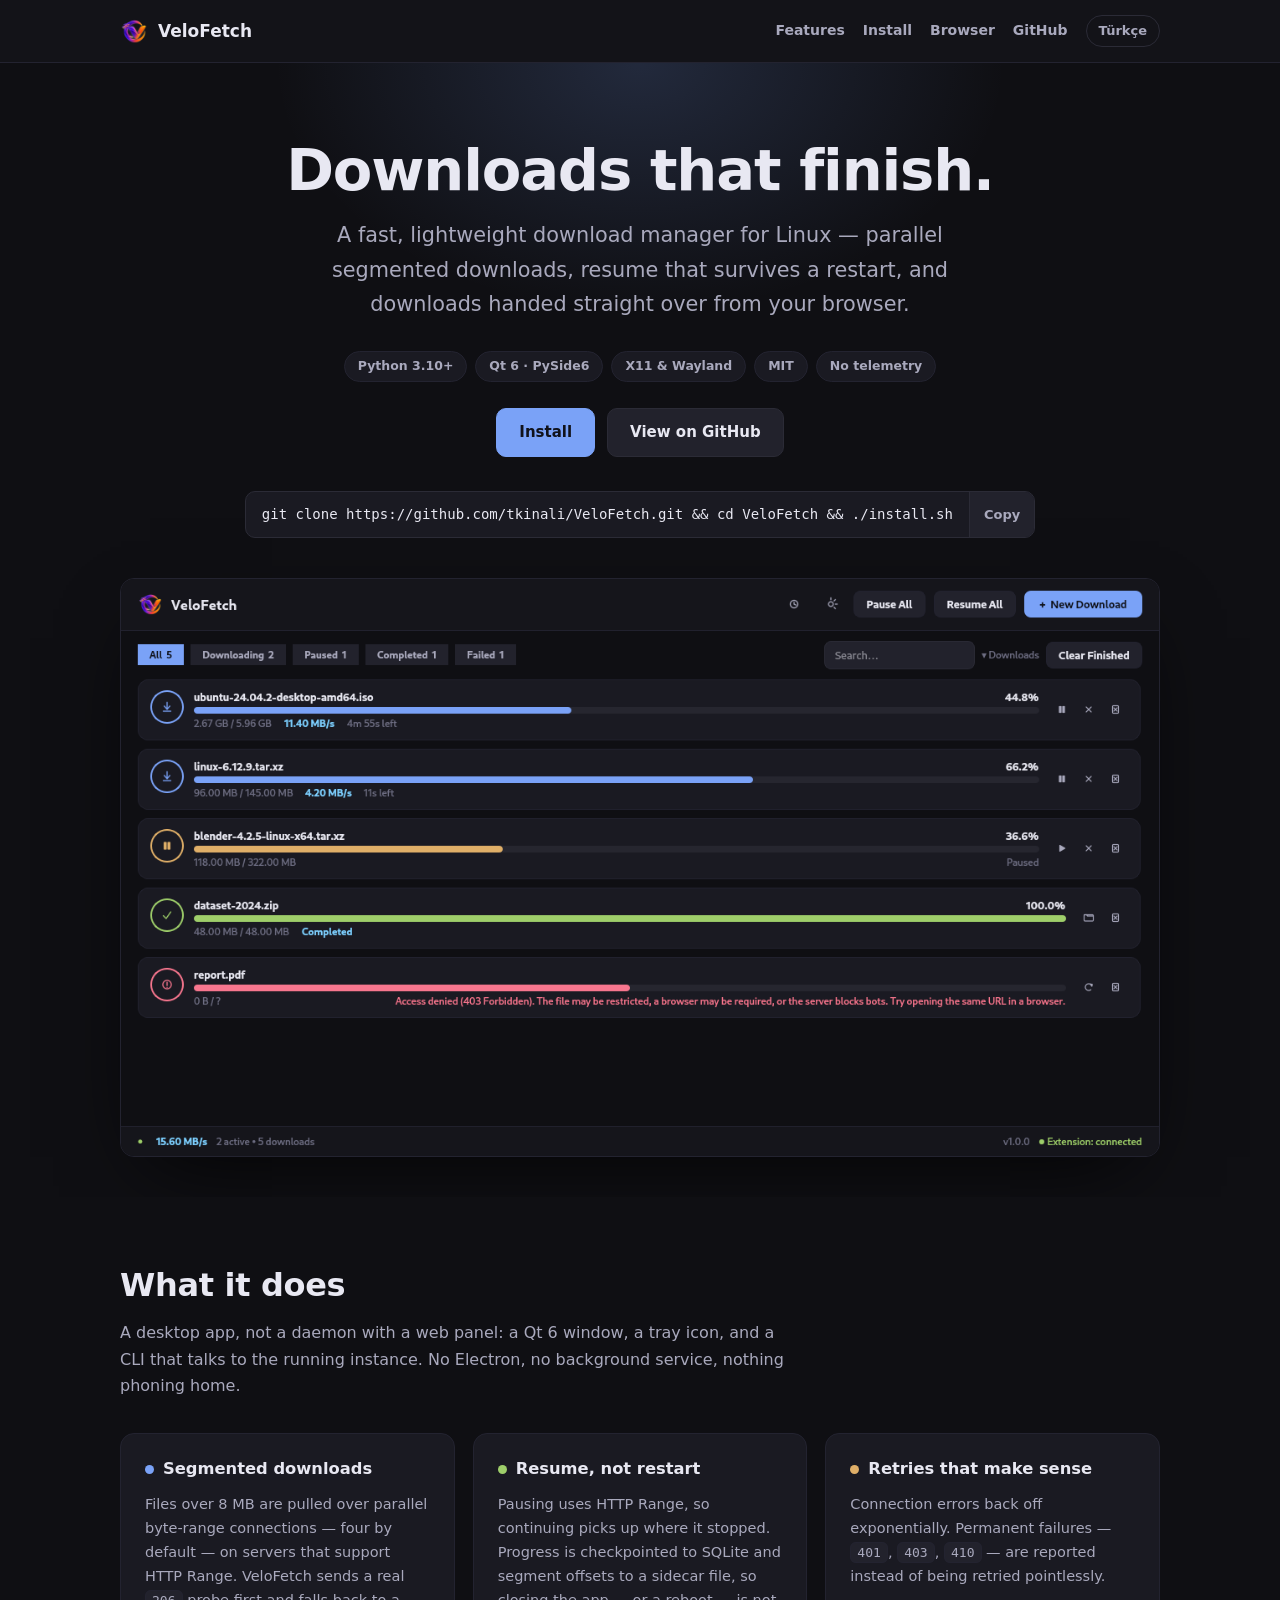
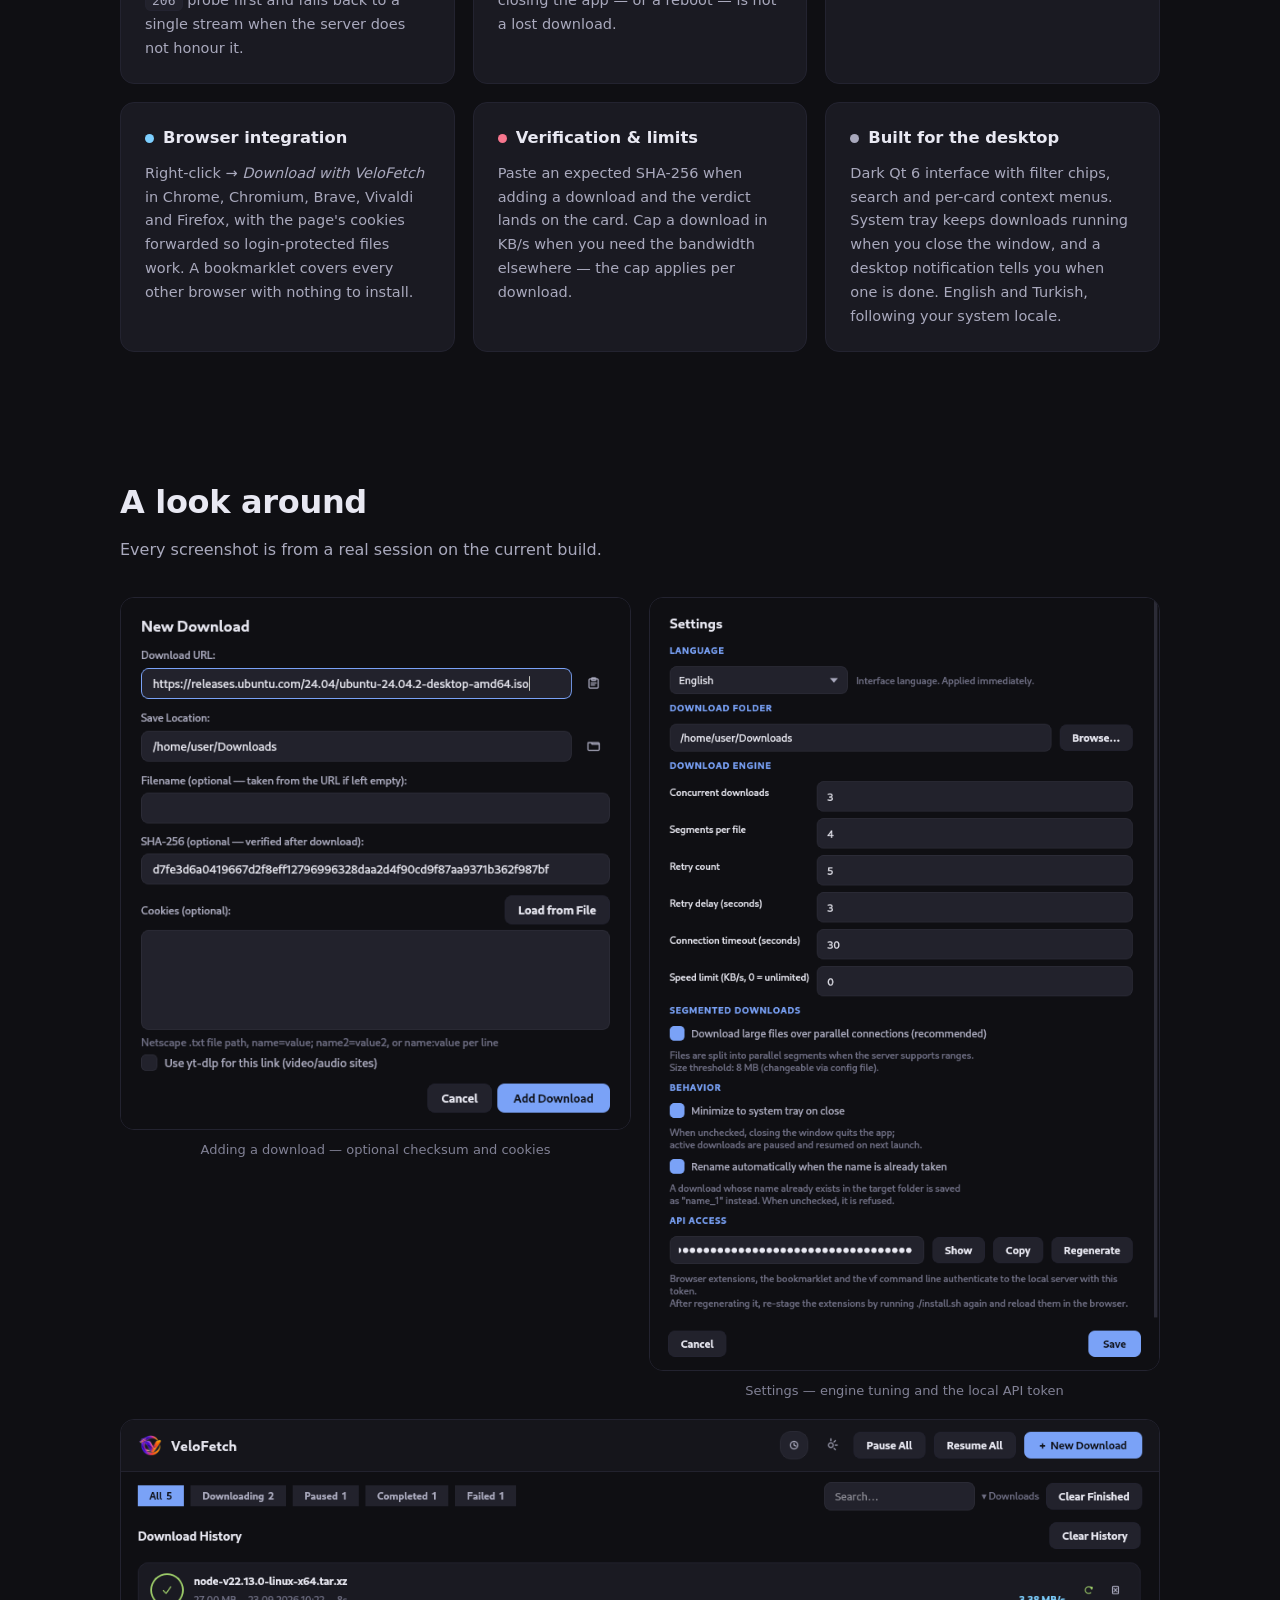
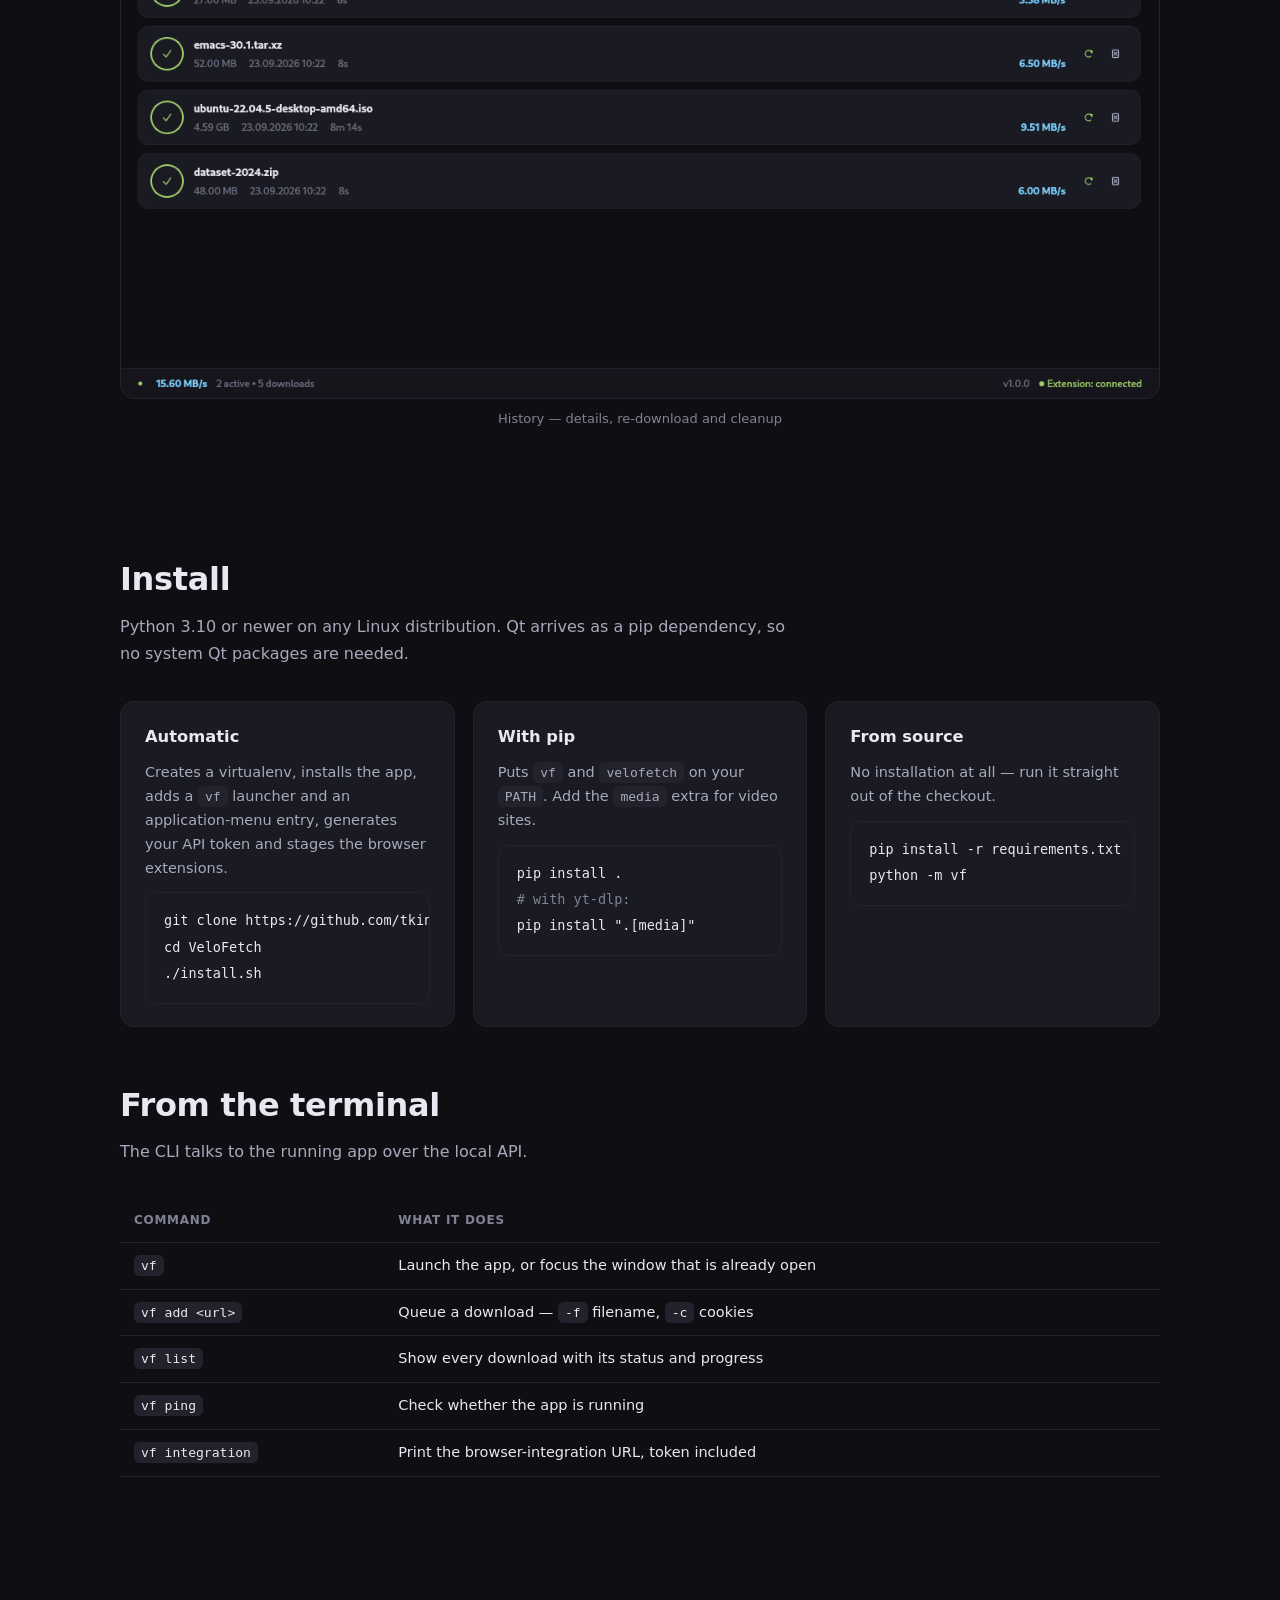
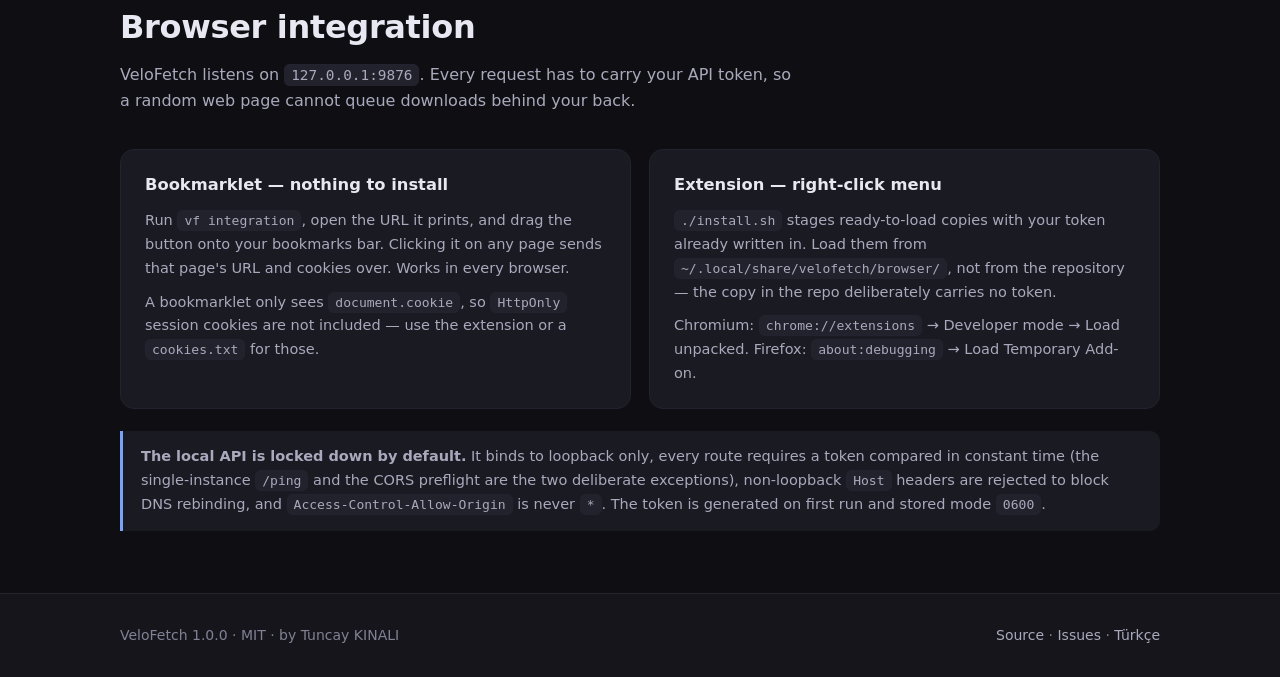
<file: docs/index.html>
<!doctype html>
<html lang="en">
<head>
<meta charset="utf-8">
<meta name="viewport" content="width=device-width, initial-scale=1">
<title>VeloFetch — a fast download manager for Linux</title>
<meta name="description" content="VeloFetch is a fast, lightweight download manager for Linux: segmented parallel downloads, pause and resume, cookie-aware browser integration and a CLI. Built with Python and Qt 6.">
<link rel="icon" href="icon.png" type="image/png">
<link rel="canonical" href="https://tkinali.github.io/VeloFetch/">
<meta property="og:title" content="VeloFetch — a fast download manager for Linux">
<meta property="og:description" content="Segmented parallel downloads, resume across restarts, and browser integration. Python + Qt 6, MIT licensed.">
<meta property="og:image" content="https://tkinali.github.io/VeloFetch/screenshots/main-window.png">
<meta property="og:url" content="https://tkinali.github.io/VeloFetch/">
<meta property="og:type" content="website">
<meta name="twitter:card" content="summary_large_image">
<link rel="alternate" hreflang="en" href="https://tkinali.github.io/VeloFetch/">
<link rel="alternate" hreflang="tr" href="https://tkinali.github.io/VeloFetch/tr.html">
<link rel="alternate" hreflang="x-default" href="https://tkinali.github.io/VeloFetch/">
<link rel="stylesheet" href="style.css">
</head>
<body>

<a class="skip" href="#content">Skip to content</a>

<header>
  <div class="wrap">
    <a class="brand" href="./"><img src="icon.png" width="28" height="28" alt="">VeloFetch</a>
    <nav>
      <a href="#features">Features</a>
      <a href="#install" class="hide-sm">Install</a>
      <a href="#browser" class="hide-sm">Browser</a>
      <a href="https://github.com/tkinali/VeloFetch">GitHub</a>
      <a class="lang" href="tr.html">Türkçe</a>
    </nav>
  </div>
</header>

<main id="content">

<div class="hero">
  <div class="wrap">
    <h1>Downloads that finish.</h1>
    <p class="tagline">
      A fast, lightweight download manager for Linux — parallel segmented downloads,
      resume that survives a restart, and downloads handed straight over from your browser.
    </p>

    <div class="badges">
      <span class="badge">Python 3.10+</span>
      <span class="badge">Qt 6 · PySide6</span>
      <span class="badge">X11 &amp; Wayland</span>
      <span class="badge">MIT</span>
      <span class="badge">No telemetry</span>
    </div>

    <div class="cta">
      <a class="btn btn-primary" href="#install">Install</a>
      <a class="btn" href="https://github.com/tkinali/VeloFetch">View on GitHub</a>
    </div>

    <div class="install-line">
      <code id="cmd">git clone https://github.com/tkinali/VeloFetch.git &amp;&amp; cd VeloFetch &amp;&amp; ./install.sh</code>
      <button class="copy" type="button" data-copy="#cmd" data-done="Copied" data-fail="Selected">Copy</button>
    </div>

    <img class="shot" src="screenshots/main-window.png" width="1240" height="690" alt="The VeloFetch main window, with five downloads in different states">
  </div>
</div>

<section id="features">
  <div class="wrap">
    <h2>What it does</h2>
    <p class="section-sub">
      A desktop app, not a daemon with a web panel: a Qt 6 window, a tray icon, and a CLI that talks
      to the running instance. No Electron, no background service, nothing phoning home.
    </p>

    <div class="grid">
      <div class="card">
        <h3><span class="dot" aria-hidden="true" style="background:#7aa2f7"></span>Segmented downloads</h3>
        <p>
          Files over 8 MB are pulled over parallel byte-range connections — four by default — on
          servers that support HTTP Range. VeloFetch sends a real <code>206</code> probe first and falls back to a
          single stream when the server does not honour it.
        </p>
      </div>

      <div class="card">
        <h3><span class="dot" aria-hidden="true" style="background:#9ece6a"></span>Resume, not restart</h3>
        <p>
          Pausing uses HTTP Range, so continuing picks up where it stopped. Progress is checkpointed
          to SQLite and segment offsets to a sidecar file, so closing the app — or a reboot — is not a
          lost download.
        </p>
      </div>

      <div class="card">
        <h3><span class="dot" aria-hidden="true" style="background:#e0af68"></span>Retries that make sense</h3>
        <p>
          Connection errors back off exponentially. Permanent failures — <code>401</code>,
          <code>403</code>, <code>410</code> — are reported instead of being retried pointlessly.
        </p>
      </div>

      <div class="card">
        <h3><span class="dot" aria-hidden="true" style="background:#7dcfff"></span>Browser integration</h3>
        <p>
          Right-click → <em>Download with VeloFetch</em> in Chrome, Chromium, Brave, Vivaldi and
          Firefox, with the page's cookies forwarded so login-protected files work. A bookmarklet
          covers every other browser with nothing to install.
        </p>
      </div>

      <div class="card">
        <h3><span class="dot" aria-hidden="true" style="background:#f7768e"></span>Verification &amp; limits</h3>
        <p>
          Paste an expected SHA-256 when adding a download and the verdict lands on the card. Cap a
          download in KB/s when you need the bandwidth elsewhere — the cap applies per download.
        </p>
      </div>

      <div class="card">
        <h3><span class="dot" aria-hidden="true" style="background:#a9a9bd"></span>Built for the desktop</h3>
        <p>
          Dark Qt 6 interface with filter chips, search and per-card context menus. System tray keeps
          downloads running when you close the window, and a desktop notification tells you when one
          is done. English and Turkish, following your system locale.
        </p>
      </div>
    </div>
  </div>
</section>

<section id="screenshots">
  <div class="wrap">
    <h2>A look around</h2>
    <p class="section-sub">Every screenshot is from a real session on the current build.</p>

    <div class="shots-grid">
      <figure>
        <img class="shot" src="screenshots/add-dialog.png" width="560" height="584" loading="lazy" decoding="async" alt="The add-download dialog, with URL, save location, filename, SHA-256 and cookie fields">
        <figcaption>Adding a download — optional checksum and cookies</figcaption>
      </figure>
      <figure>
        <img class="shot" src="screenshots/settings.png" width="620" height="940" loading="lazy" decoding="async" alt="The settings window showing language, folder, engine, segmented, behaviour and API sections">
        <figcaption>Settings — engine tuning and the local API token</figcaption>
      </figure>
    </div>

    <figure style="margin:18px 0 0">
      <img class="shot" src="screenshots/history.png" width="1240" height="690" loading="lazy" decoding="async" alt="The download history page listing four completed downloads with size, date, duration and average speed">
      <figcaption>History — details, re-download and cleanup</figcaption>
    </figure>
  </div>
</section>

<section id="install">
  <div class="wrap">
    <h2>Install</h2>
    <p class="section-sub">
      Python 3.10 or newer on any Linux distribution. Qt arrives as a pip dependency, so no system Qt
      packages are needed.
    </p>

    <div class="grid">
      <div class="card">
        <h3>Automatic</h3>
        <p>Creates a virtualenv, installs the app, adds a <code>vf</code> launcher and an application-menu entry, generates your API token and stages the browser extensions.</p>
<pre><code>git clone https://github.com/tkinali/VeloFetch.git
cd VeloFetch
./install.sh</code></pre>
      </div>

      <div class="card">
        <h3>With pip</h3>
        <p>Puts <code>vf</code> and <code>velofetch</code> on your <code>PATH</code>. Add the <code>media</code> extra for video sites.</p>
<pre><code>pip install .
<span class="tok-comment"># with yt-dlp:</span>
pip install ".[media]"</code></pre>
      </div>

      <div class="card">
        <h3>From source</h3>
        <p>No installation at all — run it straight out of the checkout.</p>
<pre><code>pip install -r requirements.txt
python -m vf</code></pre>
      </div>
    </div>

    <h2 style="margin-top:52px">From the terminal</h2>
    <p class="section-sub">The CLI talks to the running app over the local API.</p>
    <table>
      <thead><tr><th>Command</th><th>What it does</th></tr></thead>
      <tbody>
        <tr><td><code>vf</code></td><td>Launch the app, or focus the window that is already open</td></tr>
        <tr><td><code>vf add &lt;url&gt;</code></td><td>Queue a download — <code>-f</code> filename, <code>-c</code> cookies</td></tr>
        <tr><td><code>vf list</code></td><td>Show every download with its status and progress</td></tr>
        <tr><td><code>vf ping</code></td><td>Check whether the app is running</td></tr>
        <tr><td><code>vf integration</code></td><td>Print the browser-integration URL, token included</td></tr>
      </tbody>
    </table>
  </div>
</section>

<section id="browser">
  <div class="wrap">
    <h2>Browser integration</h2>
    <p class="section-sub">
      VeloFetch listens on <code>127.0.0.1:9876</code>. Every request has to carry your API token, so
      a random web page cannot queue downloads behind your back.
    </p>

    <div class="grid">
      <div class="card">
        <h3>Bookmarklet — nothing to install</h3>
        <p>
          Run <code>vf integration</code>, open the URL it prints, and drag the button onto your
          bookmarks bar. Clicking it on any page sends that page's URL and cookies over. Works in
          every browser.
        </p>
        <p class="muted">
          A bookmarklet only sees <code>document.cookie</code>, so <code>HttpOnly</code> session
          cookies are not included — use the extension or a <code>cookies.txt</code> for those.
        </p>
      </div>

      <div class="card">
        <h3>Extension — right-click menu</h3>
        <p>
          <code>./install.sh</code> stages ready-to-load copies with your token already written in.
          Load them from <code>~/.local/share/velofetch/browser/</code>, not from the repository —
          the copy in the repo deliberately carries no token.
        </p>
        <p class="muted">
          Chromium: <code>chrome://extensions</code> → Developer mode → Load unpacked.
          Firefox: <code>about:debugging</code> → Load Temporary Add-on.
        </p>
      </div>
    </div>

    <div class="note">
      <strong>The local API is locked down by default.</strong> It binds to loopback only, every route
      requires a token compared in constant time (the single-instance <code>/ping</code> and the CORS
      preflight are the two deliberate exceptions), non-loopback <code>Host</code> headers are rejected
      to block DNS rebinding, and <code>Access-Control-Allow-Origin</code> is never <code>*</code>. The
      token is generated on first run and stored mode <code>0600</code>.
    </div>
  </div>
</section>

</main>

<footer>
  <div class="wrap">
    <span>VeloFetch 1.0.0 · MIT · by Tuncay KINALI</span>
    <span>
      <a href="https://github.com/tkinali/VeloFetch">Source</a> ·
      <a href="https://github.com/tkinali/VeloFetch/issues">Issues</a> ·
      <a href="tr.html">Türkçe</a>
    </span>
  </div>
</footer>

<script>
document.querySelectorAll(".copy").forEach(function (btn) {
  var target = document.querySelector(btn.dataset.copy);
  var label = btn.textContent;
  function flash(text, cls) {
    btn.textContent = text;
    if (cls) { btn.classList.add(cls); }
    setTimeout(function () { btn.textContent = label; btn.classList.remove("done"); }, 1800);
  }
  function selectInstead() {
    // No clipboard API (non-secure origin, older browser) — select the text so the
    // reader can copy it by hand instead of the button silently doing nothing.
    var range = document.createRange();
    range.selectNodeContents(target);
    var sel = window.getSelection();
    sel.removeAllRanges();
    sel.addRange(range);
    flash(btn.dataset.fail);
  }
  btn.addEventListener("click", function () {
    if (navigator.clipboard && window.isSecureContext) {
      navigator.clipboard.writeText(target.textContent).then(function () {
        flash(btn.dataset.done, "done");
      }, selectInstead);
    } else {
      selectInstead();
    }
  });
});
</script>

</body>
</html>
</file>
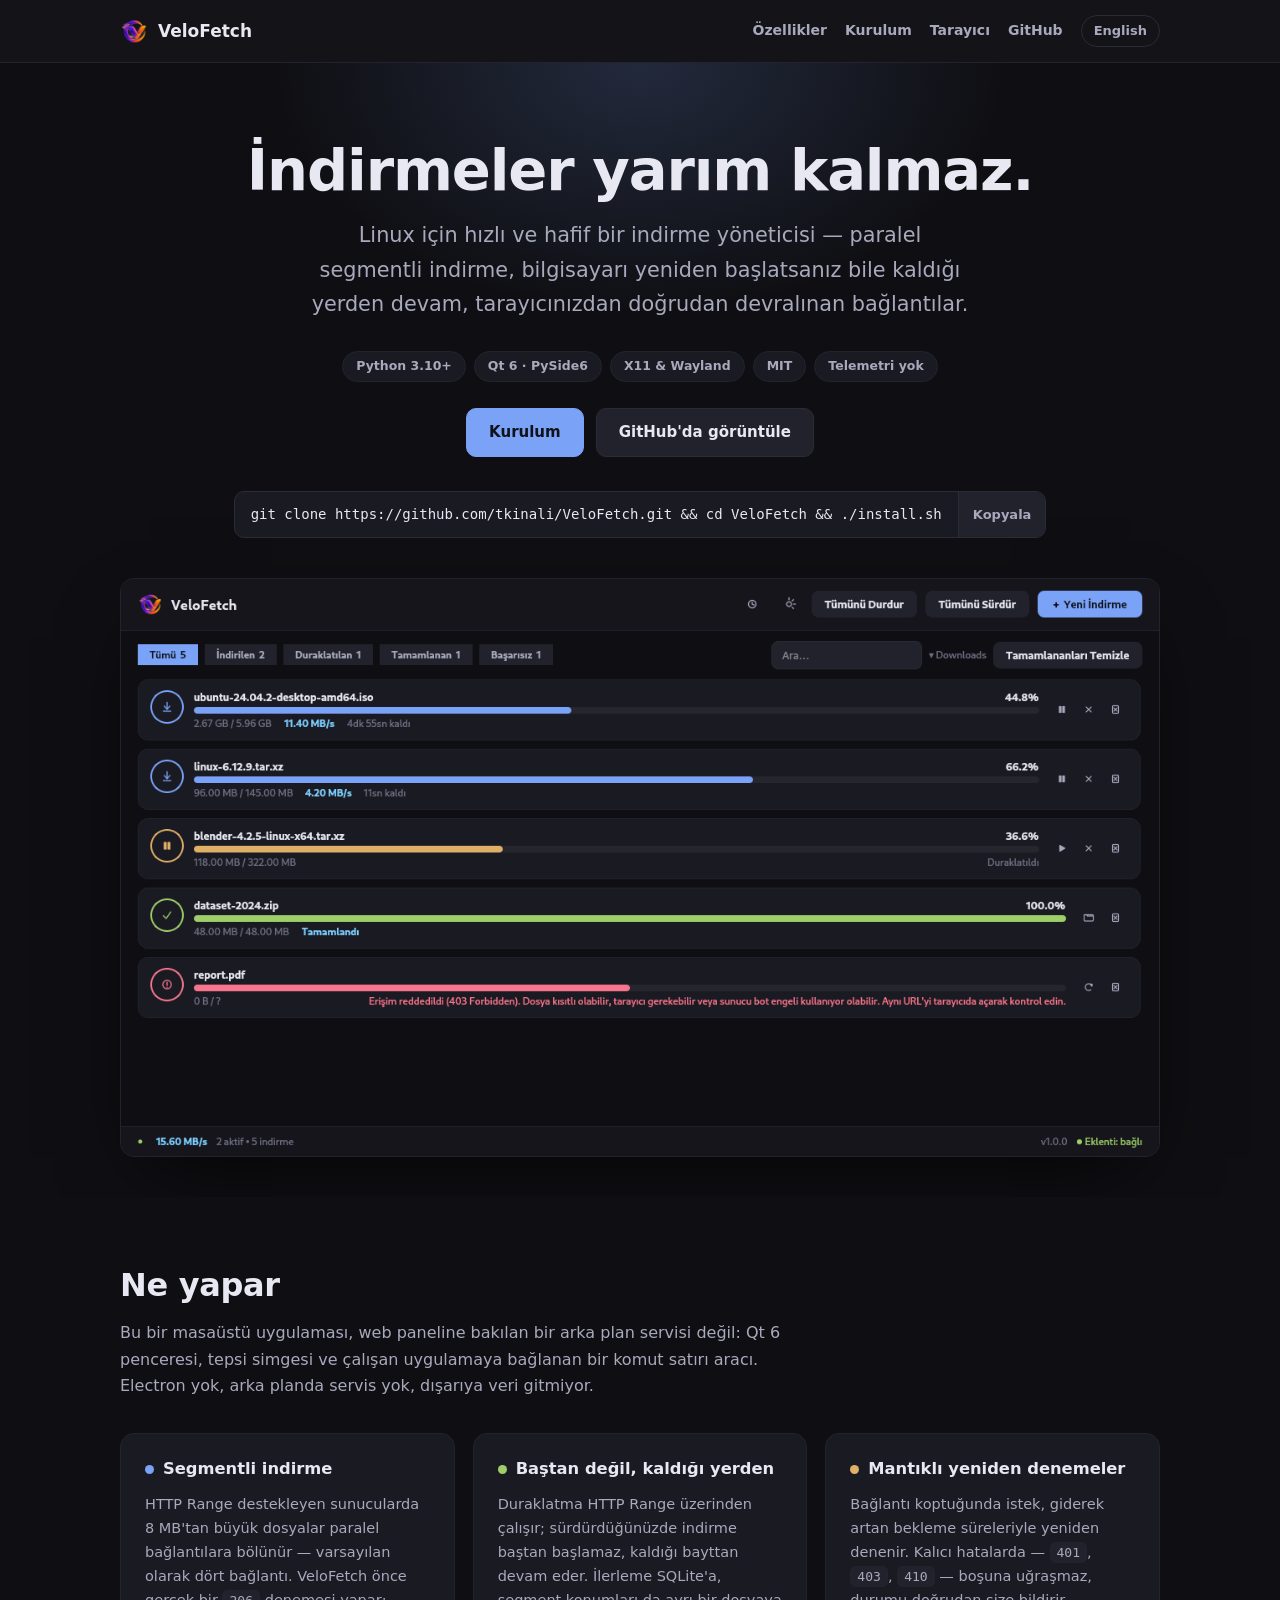
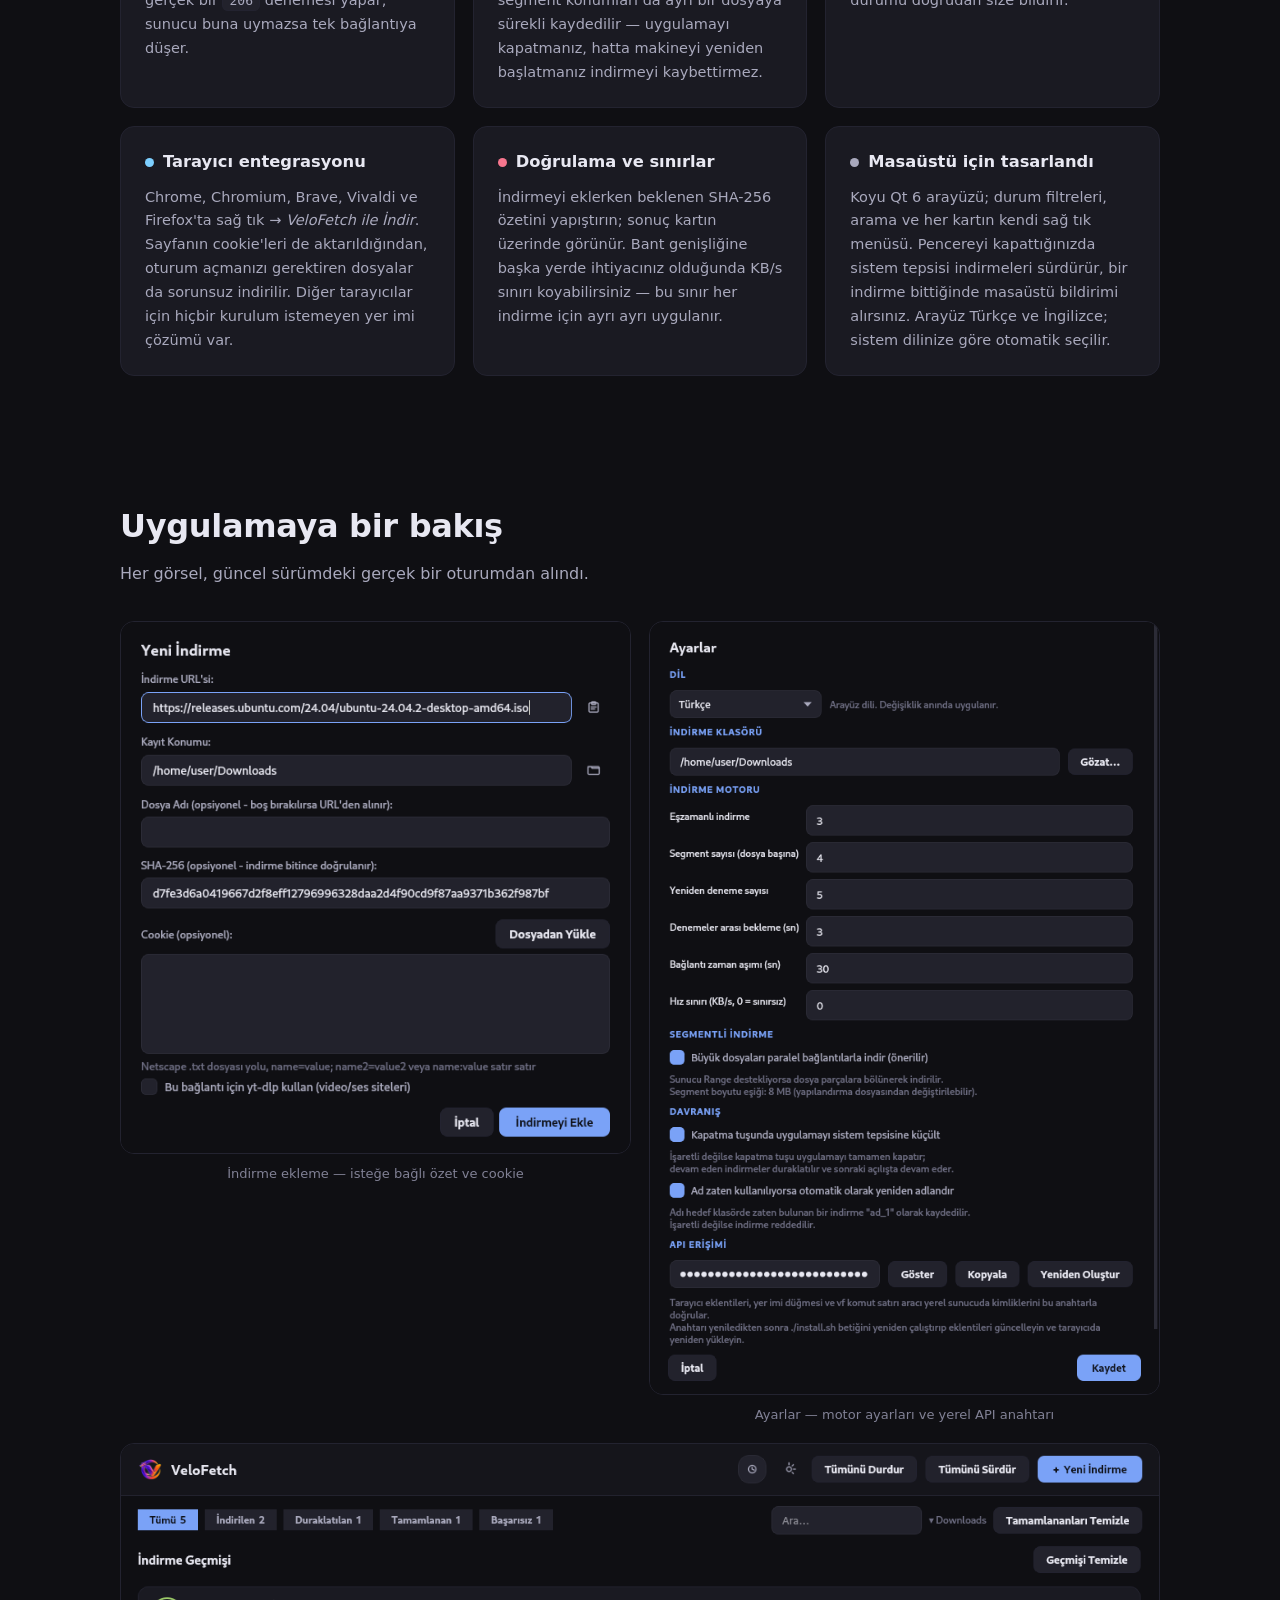
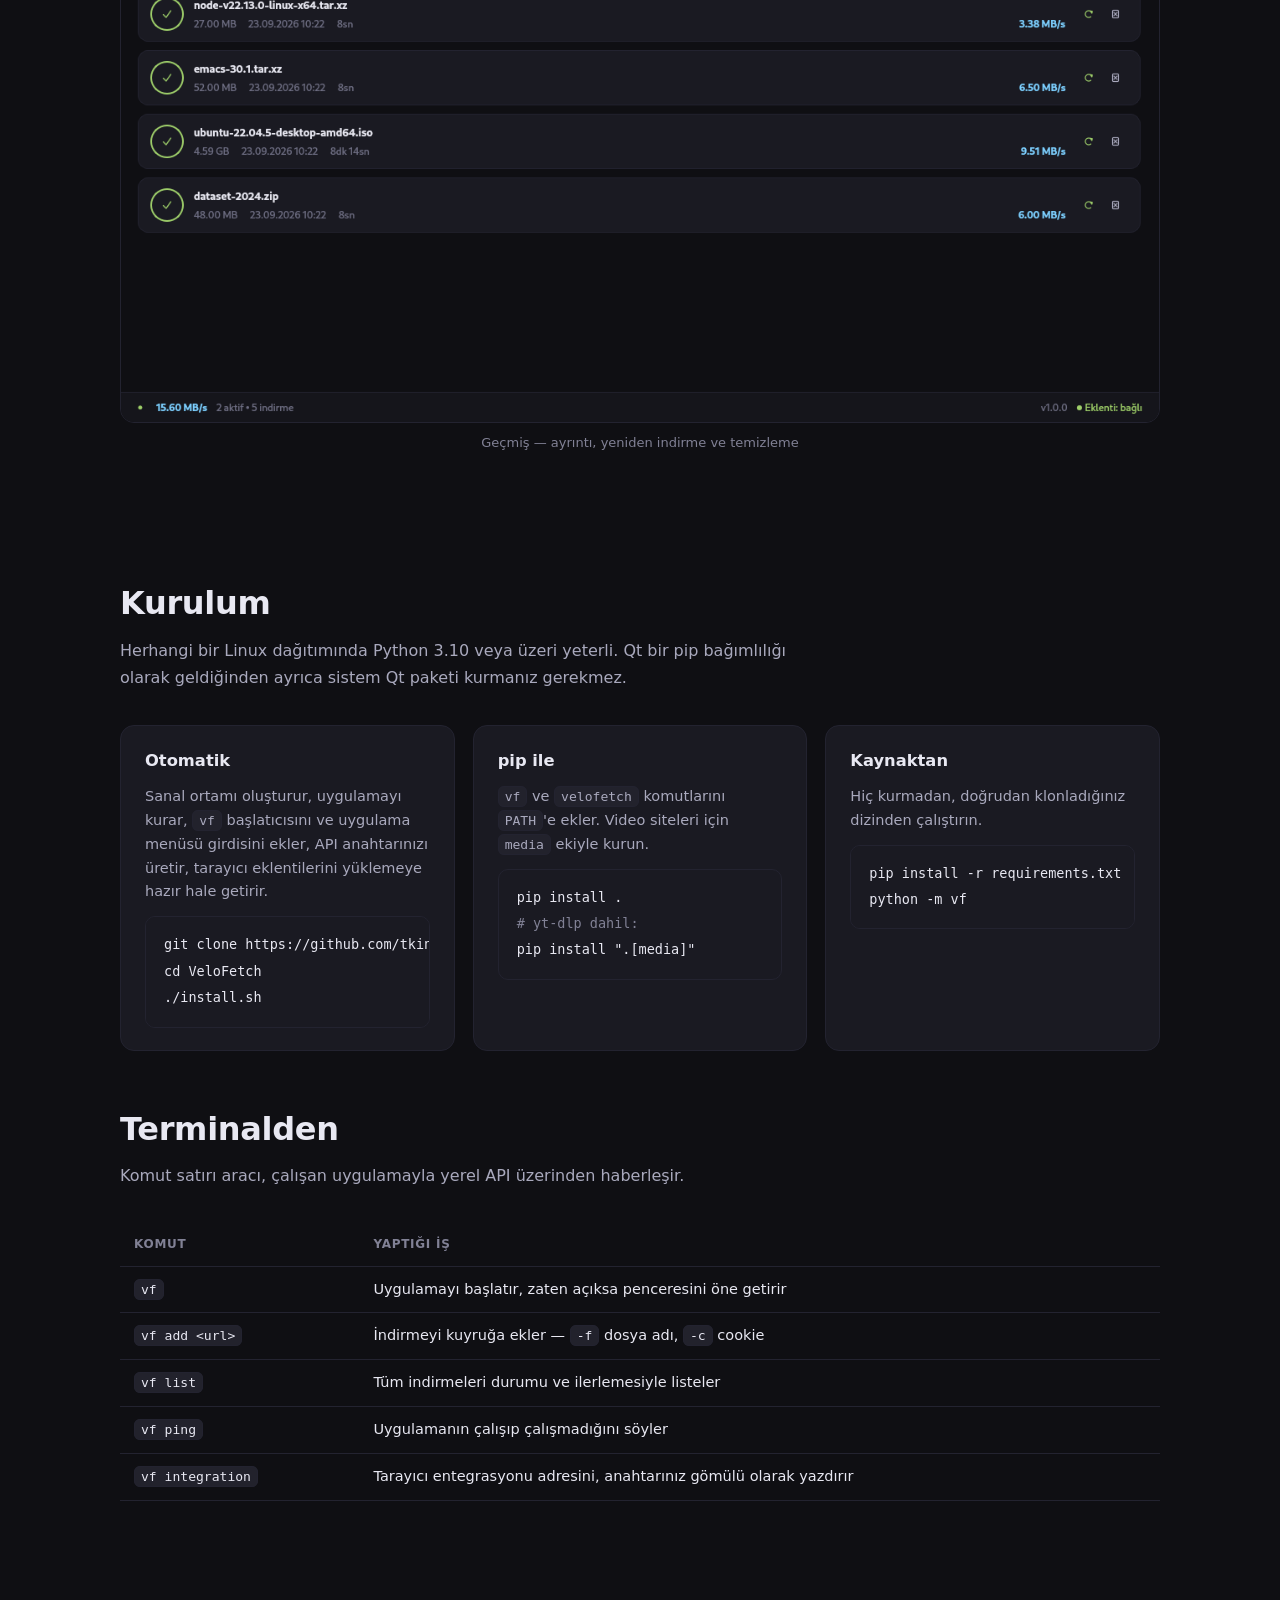
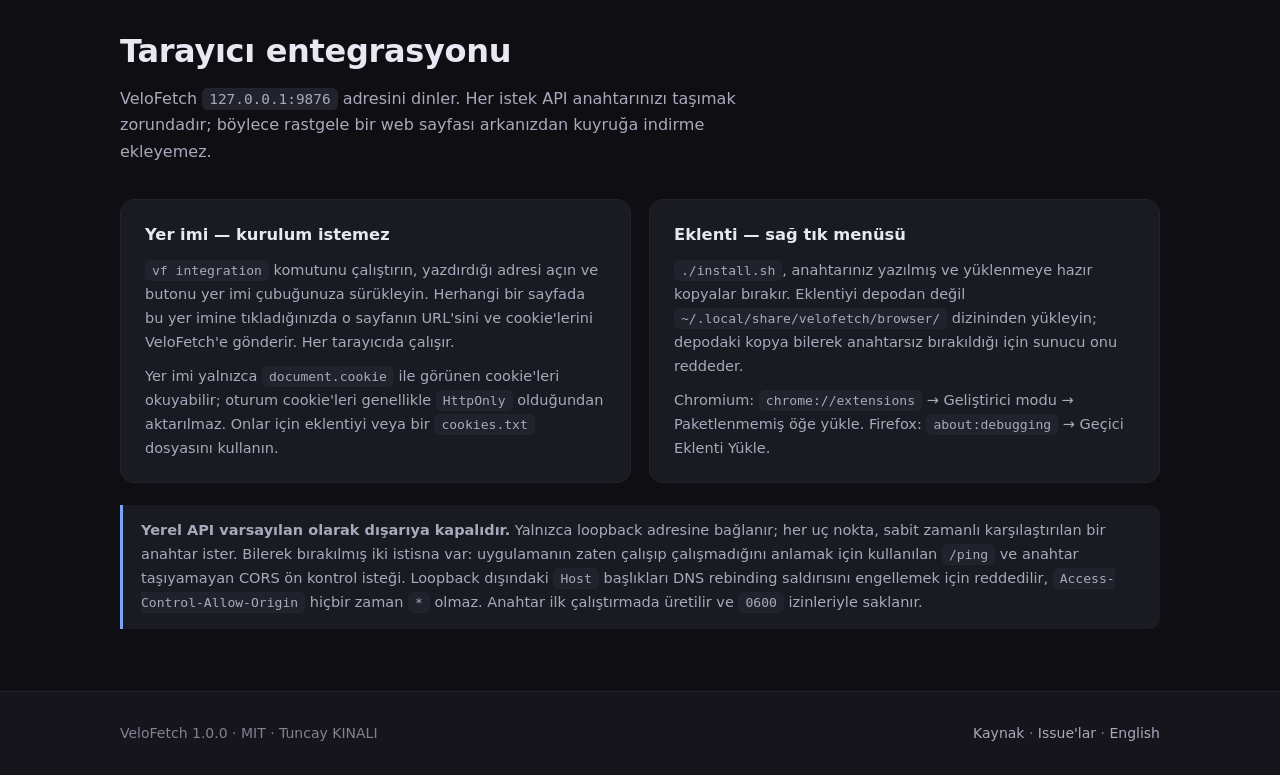
<file: docs/tr.html>
<!doctype html>
<html lang="tr">
<head>
<meta charset="utf-8">
<meta name="viewport" content="width=device-width, initial-scale=1">
<title>VeloFetch — Linux için hızlı indirme yöneticisi</title>
<meta name="description" content="VeloFetch, Linux için hızlı ve hafif bir indirme yöneticisi: segmentli paralel indirme, kaldığı yerden devam, cookie aktaran tarayıcı entegrasyonu ve komut satırı. Python ve Qt 6 ile yazıldı.">
<link rel="icon" href="icon.png" type="image/png">
<link rel="canonical" href="https://tkinali.github.io/VeloFetch/tr.html">
<meta property="og:title" content="VeloFetch — Linux için hızlı indirme yöneticisi">
<meta property="og:description" content="Segmentli paralel indirme, yeniden başlatsanız bile kaldığı yerden devam ve tarayıcı entegrasyonu. Python + Qt 6, MIT lisanslı.">
<meta property="og:image" content="https://tkinali.github.io/VeloFetch/screenshots/tr/main-window.png">
<meta property="og:url" content="https://tkinali.github.io/VeloFetch/tr.html">
<meta property="og:type" content="website">
<meta name="twitter:card" content="summary_large_image">
<link rel="alternate" hreflang="en" href="https://tkinali.github.io/VeloFetch/">
<link rel="alternate" hreflang="tr" href="https://tkinali.github.io/VeloFetch/tr.html">
<link rel="alternate" hreflang="x-default" href="https://tkinali.github.io/VeloFetch/">
<link rel="stylesheet" href="style.css">
</head>
<body>

<a class="skip" href="#content">İçeriğe geç</a>

<header>
  <div class="wrap">
    <a class="brand" href="tr.html"><img src="icon.png" width="28" height="28" alt="">VeloFetch</a>
    <nav>
      <a href="#features">Özellikler</a>
      <a href="#install" class="hide-sm">Kurulum</a>
      <a href="#browser" class="hide-sm">Tarayıcı</a>
      <a href="https://github.com/tkinali/VeloFetch">GitHub</a>
      <a class="lang" href="./">English</a>
    </nav>
  </div>
</header>

<main id="content">

<div class="hero">
  <div class="wrap">
    <h1>İndirmeler yarım kalmaz.</h1>
    <p class="tagline">
      Linux için hızlı ve hafif bir indirme yöneticisi — paralel segmentli indirme, bilgisayarı
      yeniden başlatsanız bile kaldığı yerden devam, tarayıcınızdan doğrudan devralınan bağlantılar.
    </p>

    <div class="badges">
      <span class="badge">Python 3.10+</span>
      <span class="badge">Qt 6 · PySide6</span>
      <span class="badge">X11 &amp; Wayland</span>
      <span class="badge">MIT</span>
      <span class="badge">Telemetri yok</span>
    </div>

    <div class="cta">
      <a class="btn btn-primary" href="#install">Kurulum</a>
      <a class="btn" href="https://github.com/tkinali/VeloFetch">GitHub'da görüntüle</a>
    </div>

    <div class="install-line">
      <code id="cmd">git clone https://github.com/tkinali/VeloFetch.git &amp;&amp; cd VeloFetch &amp;&amp; ./install.sh</code>
      <button class="copy" type="button" data-copy="#cmd" data-done="Kopyalandı" data-fail="Seçildi">Kopyala</button>
    </div>

    <img class="shot" src="screenshots/tr/main-window.png" width="1240" height="690" alt="VeloFetch ana penceresi, farklı durumlarda beş indirme">
  </div>
</div>

<section id="features">
  <div class="wrap">
    <h2>Ne yapar</h2>
    <p class="section-sub">
      Bu bir masaüstü uygulaması, web paneline bakılan bir arka plan servisi değil: Qt 6 penceresi,
      tepsi simgesi ve çalışan uygulamaya bağlanan bir komut satırı aracı. Electron yok, arka planda
      servis yok, dışarıya veri gitmiyor.
    </p>

    <div class="grid">
      <div class="card">
        <h3><span class="dot" aria-hidden="true" style="background:#7aa2f7"></span>Segmentli indirme</h3>
        <p>
          HTTP Range destekleyen sunucularda 8 MB'tan büyük dosyalar paralel bağlantılara bölünür —
          varsayılan olarak dört bağlantı. VeloFetch önce gerçek bir <code>206</code> denemesi yapar;
          sunucu buna uymazsa tek bağlantıya düşer.
        </p>
      </div>

      <div class="card">
        <h3><span class="dot" aria-hidden="true" style="background:#9ece6a"></span>Baştan değil, kaldığı yerden</h3>
        <p>
          Duraklatma HTTP Range üzerinden çalışır; sürdürdüğünüzde indirme baştan başlamaz, kaldığı
          bayttan devam eder. İlerleme SQLite'a, segment konumları da ayrı bir dosyaya sürekli
          kaydedilir — uygulamayı kapatmanız, hatta makineyi yeniden başlatmanız indirmeyi
          kaybettirmez.
        </p>
      </div>

      <div class="card">
        <h3><span class="dot" aria-hidden="true" style="background:#e0af68"></span>Mantıklı yeniden denemeler</h3>
        <p>
          Bağlantı koptuğunda istek, giderek artan bekleme süreleriyle yeniden denenir. Kalıcı
          hatalarda — <code>401</code>, <code>403</code>, <code>410</code> — boşuna uğraşmaz, durumu
          doğrudan size bildirir.
        </p>
      </div>

      <div class="card">
        <h3><span class="dot" aria-hidden="true" style="background:#7dcfff"></span>Tarayıcı entegrasyonu</h3>
        <p>
          Chrome, Chromium, Brave, Vivaldi ve Firefox'ta sağ tık → <em>VeloFetch ile İndir</em>.
          Sayfanın cookie'leri de aktarıldığından, oturum açmanızı gerektiren dosyalar da sorunsuz
          indirilir. Diğer tarayıcılar için hiçbir kurulum istemeyen yer imi çözümü var.
        </p>
      </div>

      <div class="card">
        <h3><span class="dot" aria-hidden="true" style="background:#f7768e"></span>Doğrulama ve sınırlar</h3>
        <p>
          İndirmeyi eklerken beklenen SHA-256 özetini yapıştırın; sonuç kartın üzerinde görünür. Bant
          genişliğine başka yerde ihtiyacınız olduğunda KB/s sınırı koyabilirsiniz — bu sınır her
          indirme için ayrı ayrı uygulanır.
        </p>
      </div>

      <div class="card">
        <h3><span class="dot" aria-hidden="true" style="background:#a9a9bd"></span>Masaüstü için tasarlandı</h3>
        <p>
          Koyu Qt 6 arayüzü; durum filtreleri, arama ve her kartın kendi sağ tık menüsü. Pencereyi
          kapattığınızda sistem tepsisi indirmeleri sürdürür, bir indirme bittiğinde masaüstü
          bildirimi alırsınız. Arayüz Türkçe ve İngilizce; sistem dilinize göre otomatik seçilir.
        </p>
      </div>
    </div>
  </div>
</section>

<section id="screenshots">
  <div class="wrap">
    <h2>Uygulamaya bir bakış</h2>
    <p class="section-sub">Her görsel, güncel sürümdeki gerçek bir oturumdan alındı.</p>

    <div class="shots-grid">
      <figure>
        <img class="shot" src="screenshots/tr/add-dialog.png" width="560" height="584" loading="lazy" decoding="async" alt="İndirme ekleme penceresi: URL, kayıt konumu, dosya adı, SHA-256 ve cookie alanları">
        <figcaption>İndirme ekleme — isteğe bağlı özet ve cookie</figcaption>
      </figure>
      <figure>
        <img class="shot" src="screenshots/tr/settings.png" width="620" height="940" loading="lazy" decoding="async" alt="Ayarlar penceresi: dil, klasör, motor, segmentli indirme, davranış ve API bölümleri">
        <figcaption>Ayarlar — motor ayarları ve yerel API anahtarı</figcaption>
      </figure>
    </div>

    <figure style="margin:18px 0 0">
      <img class="shot" src="screenshots/tr/history.png" width="1240" height="690" loading="lazy" decoding="async" alt="İndirme geçmişi sayfası: boyut, tarih, süre ve ortalama hızla dört tamamlanmış indirme">
      <figcaption>Geçmiş — ayrıntı, yeniden indirme ve temizleme</figcaption>
    </figure>
  </div>
</section>

<section id="install">
  <div class="wrap">
    <h2>Kurulum</h2>
    <p class="section-sub">
      Herhangi bir Linux dağıtımında Python 3.10 veya üzeri yeterli. Qt bir pip bağımlılığı olarak
      geldiğinden ayrıca sistem Qt paketi kurmanız gerekmez.
    </p>

    <div class="grid">
      <div class="card">
        <h3>Otomatik</h3>
        <p>Sanal ortamı oluşturur, uygulamayı kurar, <code>vf</code> başlatıcısını ve uygulama menüsü girdisini ekler, API anahtarınızı üretir, tarayıcı eklentilerini yüklemeye hazır hale getirir.</p>
<pre><code>git clone https://github.com/tkinali/VeloFetch.git
cd VeloFetch
./install.sh</code></pre>
      </div>

      <div class="card">
        <h3>pip ile</h3>
        <p><code>vf</code> ve <code>velofetch</code> komutlarını <code>PATH</code>'e ekler. Video siteleri için <code>media</code> ekiyle kurun.</p>
<pre><code>pip install .
<span class="tok-comment"># yt-dlp dahil:</span>
pip install ".[media]"</code></pre>
      </div>

      <div class="card">
        <h3>Kaynaktan</h3>
        <p>Hiç kurmadan, doğrudan klonladığınız dizinden çalıştırın.</p>
<pre><code>pip install -r requirements.txt
python -m vf</code></pre>
      </div>
    </div>

    <h2 style="margin-top:52px">Terminalden</h2>
    <p class="section-sub">Komut satırı aracı, çalışan uygulamayla yerel API üzerinden haberleşir.</p>
    <table>
      <thead><tr><th>Komut</th><th>Yaptığı iş</th></tr></thead>
      <tbody>
        <tr><td><code>vf</code></td><td>Uygulamayı başlatır, zaten açıksa penceresini öne getirir</td></tr>
        <tr><td><code>vf add &lt;url&gt;</code></td><td>İndirmeyi kuyruğa ekler — <code>-f</code> dosya adı, <code>-c</code> cookie</td></tr>
        <tr><td><code>vf list</code></td><td>Tüm indirmeleri durumu ve ilerlemesiyle listeler</td></tr>
        <tr><td><code>vf ping</code></td><td>Uygulamanın çalışıp çalışmadığını söyler</td></tr>
        <tr><td><code>vf integration</code></td><td>Tarayıcı entegrasyonu adresini, anahtarınız gömülü olarak yazdırır</td></tr>
      </tbody>
    </table>
  </div>
</section>

<section id="browser">
  <div class="wrap">
    <h2>Tarayıcı entegrasyonu</h2>
    <p class="section-sub">
      VeloFetch <code>127.0.0.1:9876</code> adresini dinler. Her istek API anahtarınızı taşımak
      zorundadır; böylece rastgele bir web sayfası arkanızdan kuyruğa indirme ekleyemez.
    </p>

    <div class="grid">
      <div class="card">
        <h3>Yer imi — kurulum istemez</h3>
        <p>
          <code>vf integration</code> komutunu çalıştırın, yazdırdığı adresi açın ve butonu yer imi
          çubuğunuza sürükleyin. Herhangi bir sayfada bu yer imine tıkladığınızda o sayfanın URL'sini
          ve cookie'lerini VeloFetch'e gönderir. Her tarayıcıda çalışır.
        </p>
        <p class="muted">
          Yer imi yalnızca <code>document.cookie</code> ile görünen cookie'leri okuyabilir; oturum
          cookie'leri genellikle <code>HttpOnly</code> olduğundan aktarılmaz. Onlar için eklentiyi
          veya bir <code>cookies.txt</code> dosyasını kullanın.
        </p>
      </div>

      <div class="card">
        <h3>Eklenti — sağ tık menüsü</h3>
        <p>
          <code>./install.sh</code>, anahtarınız yazılmış ve yüklenmeye hazır kopyalar bırakır.
          Eklentiyi depodan değil <code>~/.local/share/velofetch/browser/</code> dizininden yükleyin;
          depodaki kopya bilerek anahtarsız bırakıldığı için sunucu onu reddeder.
        </p>
        <p class="muted">
          Chromium: <code>chrome://extensions</code> → Geliştirici modu → Paketlenmemiş öğe yükle.
          Firefox: <code>about:debugging</code> → Geçici Eklenti Yükle.
        </p>
      </div>
    </div>

    <div class="note">
      <strong>Yerel API varsayılan olarak dışarıya kapalıdır.</strong> Yalnızca loopback adresine
      bağlanır; her uç nokta, sabit zamanlı karşılaştırılan bir anahtar ister. Bilerek bırakılmış iki
      istisna var: uygulamanın zaten çalışıp çalışmadığını anlamak için kullanılan <code>/ping</code>
      ve anahtar taşıyamayan CORS ön kontrol isteği. Loopback dışındaki <code>Host</code> başlıkları
      DNS rebinding saldırısını engellemek için reddedilir,
      <code>Access-Control-Allow-Origin</code> hiçbir zaman <code>*</code> olmaz. Anahtar ilk
      çalıştırmada üretilir ve <code>0600</code> izinleriyle saklanır.
    </div>
  </div>
</section>

</main>

<footer>
  <div class="wrap">
    <span>VeloFetch 1.0.0 · MIT · Tuncay KINALI</span>
    <span>
      <a href="https://github.com/tkinali/VeloFetch">Kaynak</a> ·
      <a href="https://github.com/tkinali/VeloFetch/issues">Issue'lar</a> ·
      <a href="./">English</a>
    </span>
  </div>
</footer>

<script>
document.querySelectorAll(".copy").forEach(function (btn) {
  var target = document.querySelector(btn.dataset.copy);
  var label = btn.textContent;
  function flash(text, cls) {
    btn.textContent = text;
    if (cls) { btn.classList.add(cls); }
    setTimeout(function () { btn.textContent = label; btn.classList.remove("done"); }, 1800);
  }
  function selectInstead() {
    // No clipboard API (non-secure origin, older browser) — select the text so the
    // reader can copy it by hand instead of the button silently doing nothing.
    var range = document.createRange();
    range.selectNodeContents(target);
    var sel = window.getSelection();
    sel.removeAllRanges();
    sel.addRange(range);
    flash(btn.dataset.fail);
  }
  btn.addEventListener("click", function () {
    if (navigator.clipboard && window.isSecureContext) {
      navigator.clipboard.writeText(target.textContent).then(function () {
        flash(btn.dataset.done, "done");
      }, selectInstead);
    } else {
      selectInstead();
    }
  });
});
</script>

</body>
</html>
</file>
<file: docs/style.css>
/* VeloFetch landing page — palette mirrors vf/qtgui/theme.py */

:root {
  --bg: #0f0f13;
  --bg-header: #15151b;
  --card: #1a1a22;
  --card-hover: #21212b;
  --input: #22222c;
  --border: #2b2b36;
  --border-subtle: #232330;
  --fg: #e8e8f2;
  --fg-dim: #a9a9bd;
  --fg-faint: #818195;   /* WCAG AA: 4.53:1 on --card, 5.02:1 on --bg */
  --accent: #7aa2f7;
  --accent-hover: #8ab0fa;
  --green: #9ece6a;
  --yellow: #e0af68;
  --red: #f7768e;
  --teal: #7dcfff;
  --radius: 14px;
  --maxw: 1080px;
}

* { box-sizing: border-box; }

@media (prefers-reduced-motion: no-preference) {
  html { scroll-behavior: smooth; }
}

body {
  margin: 0;
  background: var(--bg);
  color: var(--fg);
  font-family: "Inter", "Cantarell", "Segoe UI", "Noto Sans", "DejaVu Sans", system-ui, sans-serif;
  font-size: 16px;
  line-height: 1.65;
  -webkit-font-smoothing: antialiased;
}

a { color: var(--accent); text-decoration: none; }
a:hover { color: var(--accent-hover); text-decoration: underline; }

code, kbd {
  font-family: "JetBrains Mono", "Fira Code", "DejaVu Sans Mono", ui-monospace, monospace;
  font-size: 0.9em;
  background: var(--input);
  border: 1px solid var(--border-subtle);
  border-radius: 6px;
  padding: 2px 6px;
}

.wrap { max-width: var(--maxw); margin: 0 auto; padding: 0 20px; }

/* Keyboard users land here first; visible only once focused. */
.skip {
  position: absolute;
  left: -9999px;
  top: 0;
  z-index: 20;
  background: var(--accent);
  color: #10121a;
  font-weight: 700;
  padding: 10px 18px;
  border-radius: 0 0 10px 0;
}
.skip:focus { left: 0; text-decoration: none; }

:focus-visible { outline: 2px solid var(--accent); outline-offset: 3px; border-radius: 4px; }

/* ── Header ─────────────────────────────────────────────── */
header {
  position: sticky;
  top: 0;
  z-index: 10;
  background: rgba(21, 21, 27, 0.85);
  backdrop-filter: blur(10px);
  border-bottom: 1px solid var(--border-subtle);
}
header .wrap {
  display: flex;
  align-items: center;
  gap: 14px;
  height: 62px;
}
.brand { display: flex; align-items: center; gap: 10px; font-weight: 800; font-size: 17px; color: var(--fg); }
.brand:hover { text-decoration: none; }
.brand img { width: 28px; height: 28px; }
header nav { margin-left: auto; display: flex; align-items: center; gap: 18px; }
header nav a { color: var(--fg-dim); font-size: 14px; font-weight: 600; }
header nav a:hover { color: var(--fg); text-decoration: none; }
.lang {
  border: 1px solid var(--border);
  border-radius: 999px;
  padding: 4px 12px;
  font-size: 13px;
}

/* ── Hero ───────────────────────────────────────────────── */
.hero { padding: 76px 0 40px; text-align: center; position: relative; overflow: hidden; }
.hero::before {
  content: "";
  position: absolute;
  top: -260px; left: 50%;
  width: 760px; height: 520px;
  transform: translateX(-50%);
  background: radial-gradient(ellipse at center, rgba(122, 162, 247, 0.18), transparent 68%);
  pointer-events: none;
}
.hero h1 {
  position: relative;
  font-size: clamp(2.4rem, 6vw, 3.6rem);
  line-height: 1.1;
  margin: 0 0 16px;
  letter-spacing: -0.02em;
}
.hero .tagline {
  position: relative;
  font-size: clamp(1.05rem, 2.4vw, 1.3rem);
  color: var(--fg-dim);
  max-width: 660px;
  margin: 0 auto 30px;
}
.badges { display: flex; flex-wrap: wrap; gap: 8px; justify-content: center; margin-bottom: 26px; }
.badge {
  background: var(--card);
  border: 1px solid var(--border-subtle);
  border-radius: 999px;
  padding: 4px 13px;
  font-size: 12.5px;
  font-weight: 600;
  color: var(--fg-dim);
}

.cta { display: flex; flex-wrap: wrap; gap: 12px; justify-content: center; margin-bottom: 34px; }
.btn {
  display: inline-flex;
  align-items: center;
  gap: 8px;
  border-radius: 10px;
  padding: 11px 22px;
  font-weight: 700;
  font-size: 15px;
  border: 1px solid var(--border);
  background: var(--input);
  color: var(--fg);
}
.btn:hover { background: var(--border); text-decoration: none; }
.btn-primary { background: var(--accent); color: #10121a; border-color: var(--accent); }
.btn-primary:hover { background: var(--accent-hover); color: #10121a; }

.install-line {
  display: inline-flex;
  align-items: stretch;
  gap: 0;
  background: var(--card);
  border: 1px solid var(--border);
  border-radius: 10px;
  overflow: hidden;
  max-width: 100%;
  margin-bottom: 40px;
}
.install-line code {
  border: none;
  background: none;
  padding: 11px 16px;
  font-size: 14px;
  color: var(--fg);
  text-align: left;
  overflow-x: auto;
  white-space: nowrap;
  /* Let the command scroll inside its box instead of widening the page. */
  min-width: 0;
  flex: 1 1 auto;
}
.copy {
  flex: none;
  border: none;
  border-left: 1px solid var(--border);
  background: var(--input);
  color: var(--fg-dim);
  padding: 0 14px;
  cursor: pointer;
  font-size: 13px;
  font-weight: 600;
  font-family: inherit;
}
.copy:hover { background: var(--border); color: var(--fg); }
.copy.done { color: var(--green); }

.shot {
  width: 100%;
  /* width/height attributes reserve the box against layout shift; height:auto
     keeps the real aspect ratio once the CSS width takes over. */
  height: auto;
  border-radius: var(--radius);
  border: 1px solid var(--border-subtle);
  display: block;
}
.hero .shot { box-shadow: 0 30px 80px -30px rgba(0, 0, 0, 0.9); }

/* ── Sections ───────────────────────────────────────────── */
section { padding: 62px 0; }
section > .wrap > h2 {
  font-size: clamp(1.5rem, 3.4vw, 2rem);
  margin: 0 0 8px;
  letter-spacing: -0.01em;
}
.section-sub { color: var(--fg-dim); margin: 0 0 34px; max-width: 680px; }

.grid {
  display: grid;
  grid-template-columns: repeat(auto-fit, minmax(290px, 1fr));
  gap: 18px;
}
.card {
  background: var(--card);
  border: 1px solid var(--border-subtle);
  border-radius: var(--radius);
  padding: 22px 24px;
  transition: background 0.15s, border-color 0.15s, transform 0.15s;
}
.card:hover { background: var(--card-hover); border-color: var(--border); transform: translateY(-2px); }
.card h3 { margin: 0 0 10px; font-size: 1.02rem; display: flex; align-items: center; gap: 9px; }
.card p { margin: 0; color: var(--fg-dim); font-size: 14.5px; }
.card p + p { margin-top: 10px; }
.dot { width: 9px; height: 9px; border-radius: 50%; flex: none; }

.shots-grid { display: grid; grid-template-columns: repeat(auto-fit, minmax(300px, 1fr)); gap: 18px; }
.shots-grid figure { margin: 0; }
figcaption { color: var(--fg-faint); font-size: 13px; margin-top: 9px; text-align: center; }

/* ── Steps / code blocks ────────────────────────────────── */
pre {
  background: var(--card);
  border: 1px solid var(--border-subtle);
  border-radius: 10px;
  padding: 15px 18px;
  overflow-x: auto;
  margin: 12px 0 0;
}
pre code { background: none; border: none; padding: 0; font-size: 13.5px; line-height: 1.6; }
.muted { color: var(--fg-faint); }
.tok-accent { color: var(--accent); }
.tok-comment { color: var(--fg-faint); }

table { width: 100%; border-collapse: collapse; margin-top: 8px; }
th, td { text-align: left; padding: 11px 14px; border-bottom: 1px solid var(--border-subtle); font-size: 14.5px; }
th { color: var(--fg-faint); font-size: 12px; text-transform: uppercase; letter-spacing: 0.06em; font-weight: 700; }
td:first-child { white-space: nowrap; }
td code { white-space: nowrap; }

.note {
  border-left: 3px solid var(--accent);
  background: var(--card);
  border-radius: 0 10px 10px 0;
  padding: 14px 18px;
  color: var(--fg-dim);
  font-size: 14.5px;
  margin-top: 22px;
}

/* ── Footer ─────────────────────────────────────────────── */
footer {
  border-top: 1px solid var(--border-subtle);
  background: var(--bg-header);
  padding: 30px 0;
  color: var(--fg-faint);
  font-size: 14px;
}
footer .wrap { display: flex; flex-wrap: wrap; gap: 12px; align-items: center; justify-content: space-between; }
footer a { color: var(--fg-dim); }

@media (max-width: 640px) {
  .hero { padding-top: 52px; }
  header nav { gap: 12px; }
  header nav a.hide-sm { display: none; }
  .install-line { display: flex; }
  .install-line code { font-size: 12.5px; white-space: pre-wrap; overflow-x: visible; word-break: break-all; }
  section { padding: 46px 0; }
}

@media (prefers-reduced-motion: reduce) {
  .card { transition: none; }
  .card:hover { transform: none; }
}

/* ── Print ──────────────────────────────────────────────── */
@media print {
  :root {
    --bg: #fff; --bg-header: #fff; --card: #fff; --input: #fff;
    --fg: #000; --fg-dim: #222; --fg-faint: #444;
    --border: #bbb; --border-subtle: #ddd; --accent: #0b3d91;
  }
  body { background: #fff; color: #000; }
  header { position: static; background: #fff; }
  .hero::before, .cta, .copy { display: none; }
  .hero .shot { box-shadow: none; }
  .install-line code { white-space: pre-wrap; overflow: visible; }
  a { color: #0b3d91; }
  .card, section { break-inside: avoid; }
}
</file>
